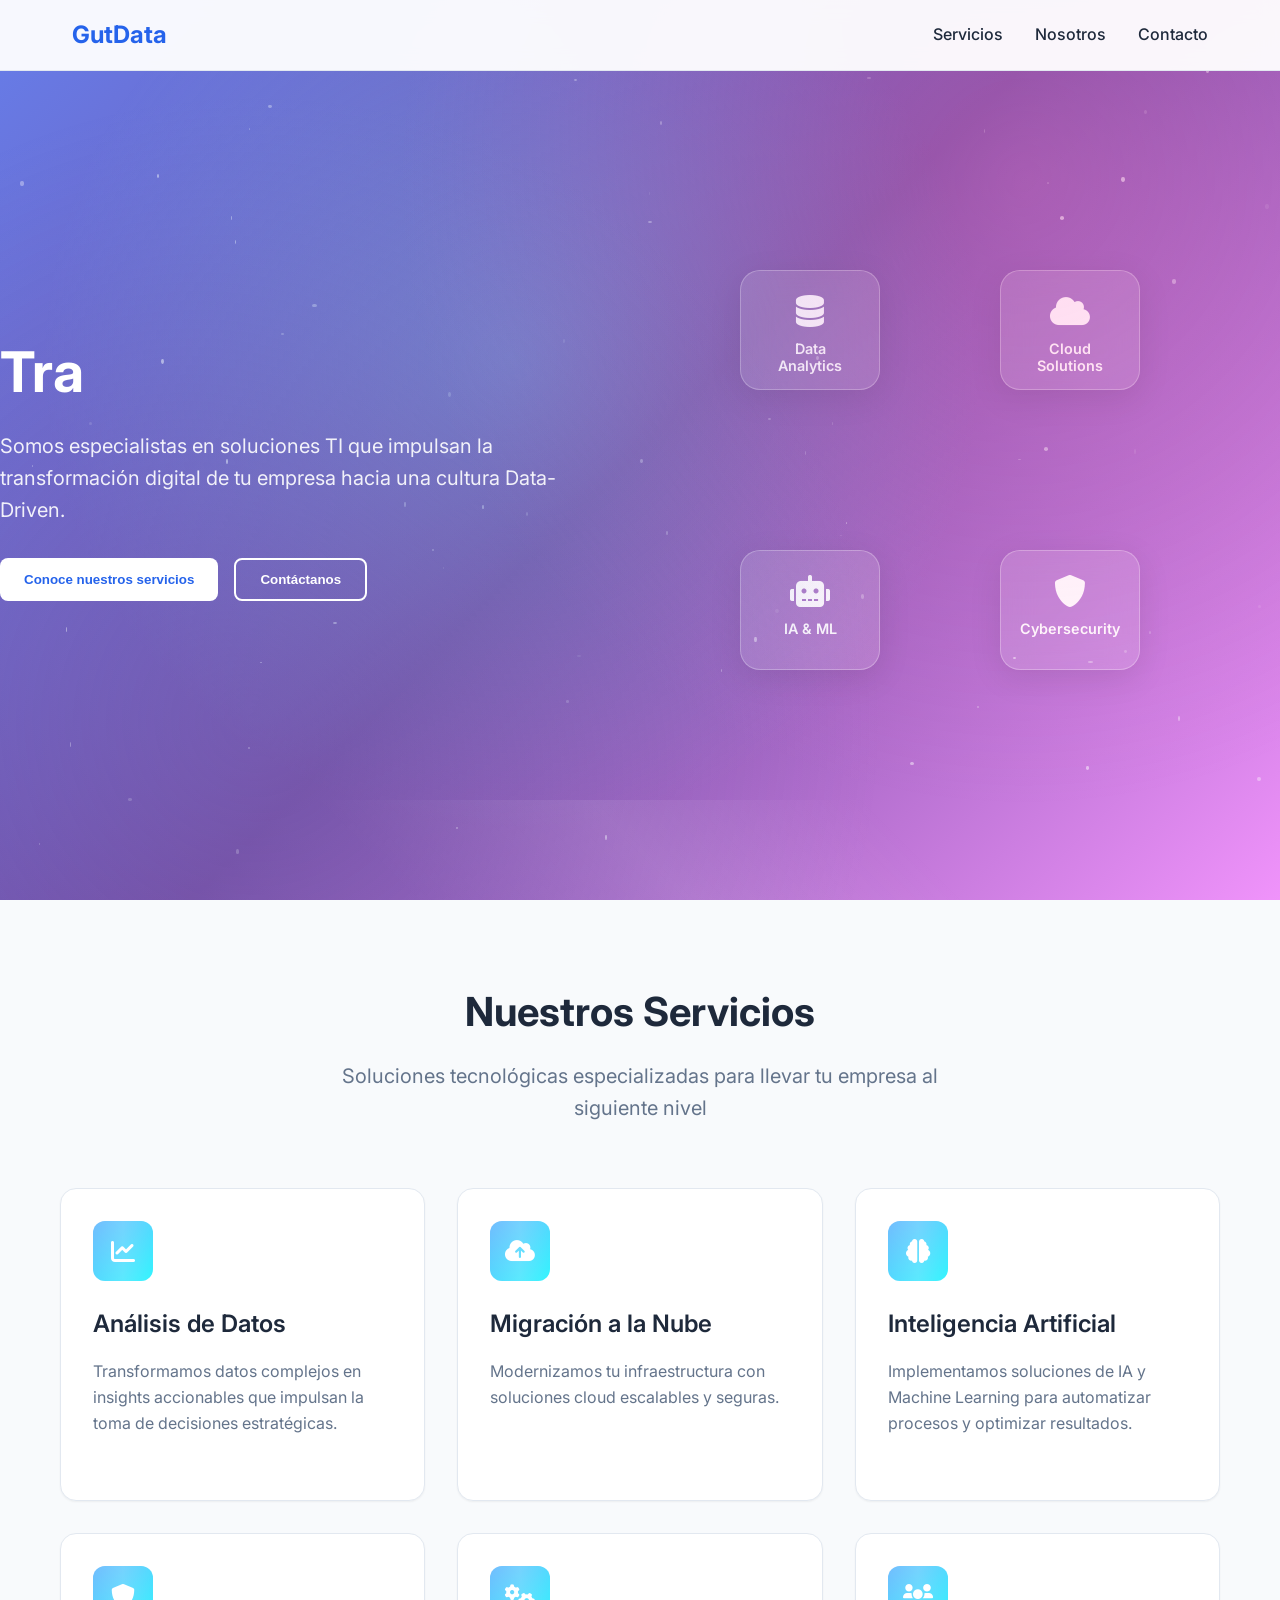
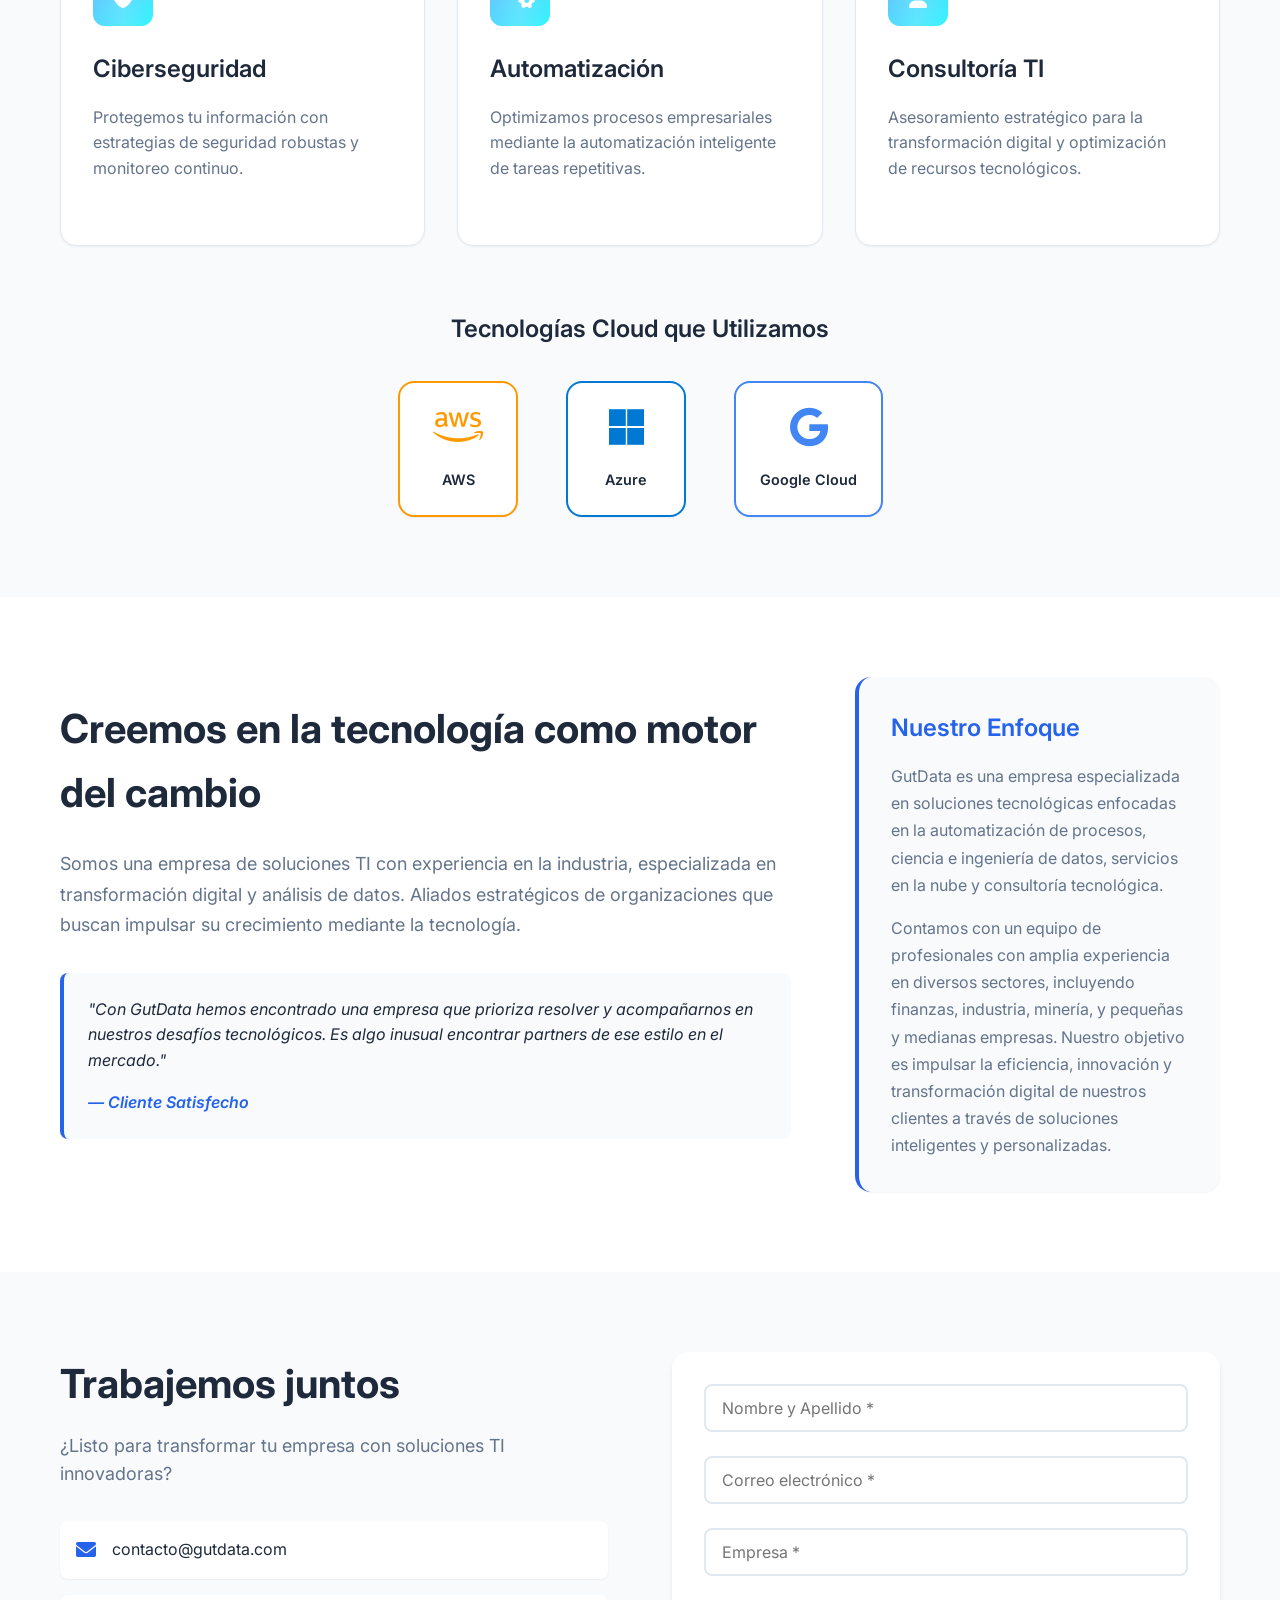
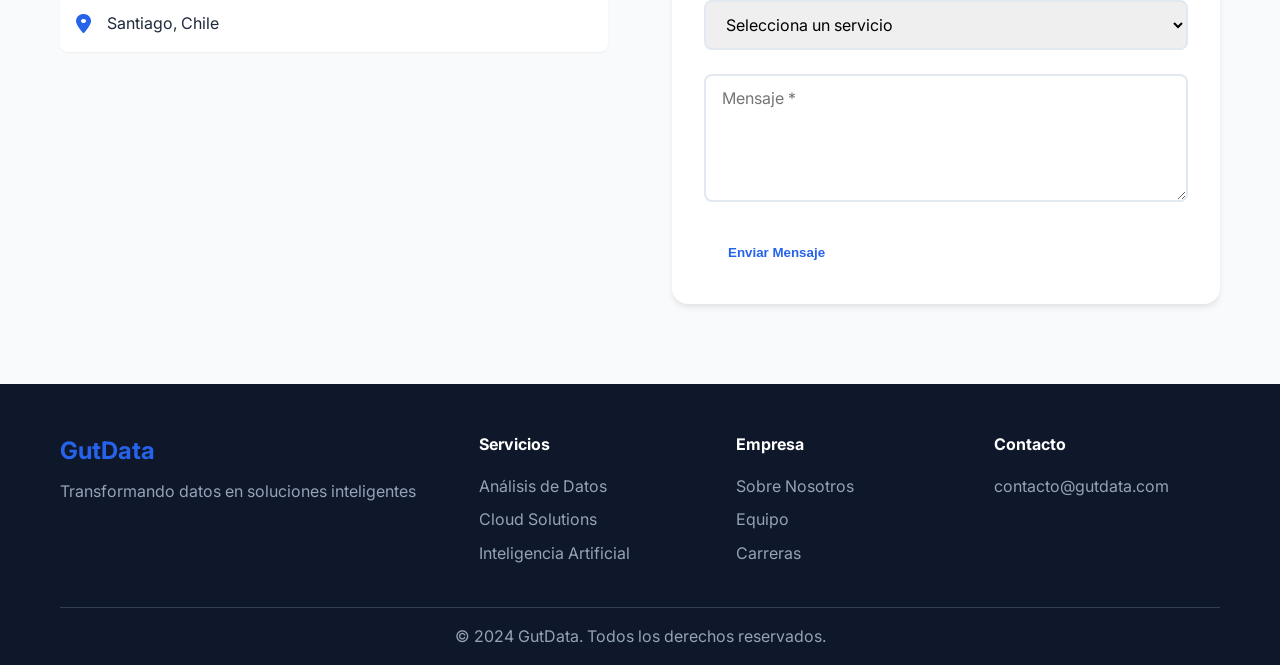
<file: app2/index.html>
<!DOCTYPE html>
<html lang="es">

<head>
    <meta charset="UTF-8">
    <meta name="viewport" content="width=device-width, initial-scale=1.0">
    <title>GutData - Soluciones TI</title>
    <link rel="stylesheet" href="styles.css">
    <link href="https://fonts.googleapis.com/css2?family=Inter:wght@300;400;500;600;700&display=swap" rel="stylesheet">
    <link rel="stylesheet" href="https://cdnjs.cloudflare.com/ajax/libs/font-awesome/6.0.0/css/all.min.css">
</head>

<body>
    <!-- Header -->
    <header class="header">
        <nav class="nav">
            <div class="nav-container">
                <div class="logo">
                    <h2>GutData</h2>
                </div>
                <ul class="nav-menu">
                    <li><a href="#servicios">Servicios</a></li>
                    <li><a href="#nosotros">Nosotros</a></li>
                    <li><a href="#contacto">Contacto</a></li>
                </ul>
                <div class="hamburger">
                    <span></span>
                    <span></span>
                    <span></span>
                </div>
            </div>
        </nav>
    </header>

    <!-- Hero Section -->
    <section class="hero">
        <div class="hero-content">
            <h1 class="hero-title">
                Transformamos datos en
                <span class="highlight">soluciones inteligentes</span>
            </h1>
            <p class="hero-subtitle">
                Somos especialistas en soluciones TI que impulsan la transformación digital
                de tu empresa hacia una cultura Data-Driven.
            </p>
            <div class="hero-buttons">
                <button class="btn-primary">Conoce nuestros servicios</button>
                <button class="btn-secondary">Contáctanos</button>
            </div>
        </div>
        <div class="hero-visual">
            <div class="floating-cards">
                <div class="card card-1">
                    <i class="fas fa-database"></i>
                    <span>Data Analytics</span>
                </div>
                <div class="card card-2">
                    <i class="fas fa-cloud"></i>
                    <span>Cloud Solutions</span>
                </div>
                <div class="card card-3">
                    <i class="fas fa-robot"></i>
                    <span>IA & ML</span>
                </div>
                <div class="card card-4">
                    <i class="fas fa-shield-alt"></i>
                    <span>Cybersecurity</span>
                </div>
            </div>
        </div>
    </section>

    <!-- Servicios Section -->
    <section id="servicios" class="servicios">
        <div class="container">
            <div class="section-header">
                <h2>Nuestros Servicios</h2>
                <p>Soluciones tecnológicas especializadas para llevar tu empresa al siguiente nivel</p>
            </div>

            <div class="servicios-grid">
                <div class="servicio-card">
                    <div class="servicio-icon">
                        <i class="fas fa-chart-line"></i>
                    </div>
                    <h3>Análisis de Datos</h3>
                    <p>Transformamos datos complejos en insights accionables que impulsan la toma de decisiones
                        estratégicas.</p>
                </div>

                <div class="servicio-card">
                    <div class="servicio-icon">
                        <i class="fas fa-cloud-upload-alt"></i>
                    </div>
                    <h3>Migración a la Nube</h3>
                    <p>Modernizamos tu infraestructura con soluciones cloud escalables y seguras.</p>
                </div>

                <div class="servicio-card">
                    <div class="servicio-icon">
                        <i class="fas fa-brain"></i>
                    </div>
                    <h3>Inteligencia Artificial</h3>
                    <p>Implementamos soluciones de IA y Machine Learning para automatizar procesos y optimizar
                        resultados.</p>
                </div>

                <div class="servicio-card">
                    <div class="servicio-icon">
                        <i class="fas fa-shield-alt"></i>
                    </div>
                    <h3>Ciberseguridad</h3>
                    <p>Protegemos tu información con estrategias de seguridad robustas y monitoreo continuo.</p>
                </div>

                <div class="servicio-card">
                    <div class="servicio-icon">
                        <i class="fas fa-cogs"></i>
                    </div>
                    <h3>Automatización</h3>
                    <p>Optimizamos procesos empresariales mediante la automatización inteligente de tareas repetitivas.
                    </p>
                </div>

                <div class="servicio-card">
                    <div class="servicio-icon">
                        <i class="fas fa-users"></i>
                    </div>
                    <h3>Consultoría TI</h3>
                    <p>Asesoramiento estratégico para la transformación digital y optimización de recursos tecnológicos.
                    </p>
                </div>
            </div>

            <!-- Cloud Partners Section -->
            <div class="cloud-partners">
                <h3>Tecnologías Cloud que Utilizamos</h3>
                <div class="cloud-logos">
                    <div class="cloud-logo">
                        <div class="logo-container aws">
                            <i class="fab fa-aws"></i>
                            <span>AWS</span>
                        </div>
                    </div>
                    <div class="cloud-logo">
                        <div class="logo-container azure">
                            <i class="fab fa-microsoft"></i>
                            <span>Azure</span>
                        </div>
                    </div>
                    <div class="cloud-logo">
                        <div class="logo-container gcp">
                            <i class="fab fa-google"></i>
                            <span>Google Cloud</span>
                        </div>
                    </div>
                </div>
            </div>
        </div>
    </section>

    <!-- Sobre Nosotros Section -->
    <section id="nosotros" class="nosotros">
        <div class="container">
            <div class="nosotros-content">
                <div class="nosotros-text">
                    <h2>Creemos en la tecnología como <strong>motor del cambio</strong></h2>
                    <p>
                        Somos una empresa de soluciones TI con experiencia en la industria,
                        especializada en transformación digital y análisis de datos. Aliados estratégicos
                        de organizaciones que buscan impulsar su crecimiento mediante la tecnología.
                    </p>
                    <blockquote>
                        "Con GutData hemos encontrado una empresa que prioriza resolver y acompañarnos
                        en nuestros desafíos tecnológicos. Es algo inusual encontrar partners de ese
                        estilo en el mercado."
                        <cite>— Cliente Satisfecho</cite>
                    </blockquote>
                </div>
                <div class="nosotros-message">
                    <div class="message-content">
                        <h3>Nuestro Enfoque</h3>
                        <p>GutData es una empresa especializada en soluciones tecnológicas enfocadas en la
                            automatización de procesos, ciencia e ingeniería de datos, servicios en la nube y
                            consultoría tecnológica.</p>
                        <p>Contamos con un equipo de profesionales con amplia experiencia en diversos sectores,
                            incluyendo finanzas, industria, minería, y pequeñas y medianas empresas. Nuestro objetivo es
                            impulsar la eficiencia, innovación y transformación digital de nuestros clientes a través de
                            soluciones inteligentes y personalizadas.</p>
                    </div>
                </div>
            </div>
        </div>
    </section>

    <!-- Contacto Section -->
    <section id="contacto" class="contacto">
        <div class="container">
            <div class="contacto-content">
                <div class="contacto-info">
                    <h2>Trabajemos juntos</h2>
                    <p>¿Listo para transformar tu empresa con soluciones TI innovadoras?</p>

                    <div class="contacto-details">
                        <div class="contact-item">
                            <i class="fas fa-envelope"></i>
                            <span>contacto@gutdata.com</span>
                        </div>
                        <div class="contact-item">
                            <i class="fas fa-map-marker-alt"></i>
                            <span>Santiago, Chile</span>
                        </div>
                    </div>
                </div>

                <form class="contacto-form">
                    <div class="form-group">
                        <input type="text" placeholder="Nombre y Apellido *" required>
                    </div>
                    <div class="form-group">
                        <input type="email" placeholder="Correo electrónico *" required>
                    </div>
                    <div class="form-group">
                        <input type="text" placeholder="Empresa *" required>
                    </div>
                    <div class="form-group">
                        <select required>
                            <option value="">Selecciona un servicio</option>
                            <option value="analisis">Análisis de Datos</option>
                            <option value="cloud">Migración a la Nube</option>
                            <option value="ia">Inteligencia Artificial</option>
                            <option value="seguridad">Ciberseguridad</option>
                            <option value="automatizacion">Automatización</option>
                            <option value="consultoria">Consultoría TI</option>
                        </select>
                    </div>
                    <div class="form-group">
                        <textarea placeholder="Mensaje *" rows="5" required></textarea>
                    </div>
                    <button type="submit" class="btn-primary">Enviar Mensaje</button>
                </form>
            </div>
        </div>
    </section>

    <!-- Footer -->
    <footer class="footer">
        <div class="container">
            <div class="footer-content">
                <div class="footer-logo">
                    <h3>GutData</h3>
                    <p>Transformando datos en soluciones inteligentes</p>
                </div>
                <div class="footer-links">
                    <div class="footer-section">
                        <h4>Servicios</h4>
                        <ul>
                            <li><a href="#">Análisis de Datos</a></li>
                            <li><a href="#">Cloud Solutions</a></li>
                            <li><a href="#">Inteligencia Artificial</a></li>
                        </ul>
                    </div>
                    <div class="footer-section">
                        <h4>Empresa</h4>
                        <ul>
                            <li><a href="#">Sobre Nosotros</a></li>
                            <li><a href="#">Equipo</a></li>
                            <li><a href="#">Carreras</a></li>
                        </ul>
                    </div>
                    <div class="footer-section">
                        <h4>Contacto</h4>
                        <ul>
                            <li><a href="#">contacto@gutdata.com</a></li>
                        </ul>
                    </div>
                </div>
            </div>
            <div class="footer-bottom">
                <p>&copy; 2024 GutData. Todos los derechos reservados.</p>
            </div>
        </div>
    </footer>

    <script src="script.js"></script>
</body>

</html>
</file>
<file: app2/styles.css>
/* Reset y configuración base */
* {
    margin: 0;
    padding: 0;
    box-sizing: border-box;
}

:root {
    --primary-color: #2563eb;
    --primary-dark: #1d4ed8;
    --secondary-color: #64748b;
    --accent-color: #f59e0b;
    --text-primary: #1e293b;
    --text-secondary: #64748b;
    --text-light: #94a3b8;
    --bg-primary: #ffffff;
    --bg-secondary: #f8fafc;
    --bg-dark: #0f172a;
    --border-color: #e2e8f0;
    --shadow-sm: 0 1px 2px 0 rgb(0 0 0 / 0.05);
    --shadow-md: 0 4px 6px -1px rgb(0 0 0 / 0.1);
    --shadow-lg: 0 10px 15px -3px rgb(0 0 0 / 0.1);
    --shadow-xl: 0 20px 25px -5px rgb(0 0 0 / 0.1);
    --gradient-primary: linear-gradient(135deg, #667eea 0%, #764ba2 100%);
    --gradient-secondary: linear-gradient(135deg, #f093fb 0%, #f5576c 100%);
    --gradient-accent: linear-gradient(135deg, #4facfe 0%, #00f2fe 100%);
}

body {
    font-family: 'Inter', sans-serif;
    line-height: 1.6;
    color: var(--text-primary);
    background-color: var(--bg-primary);
    overflow-x: hidden;
}

.container {
    max-width: 1200px;
    margin: 0 auto;
    padding: 0 20px;
}

/* Header y Navegación */
.header {
    position: fixed;
    top: 0;
    left: 0;
    right: 0;
    background: rgba(255, 255, 255, 0.95);
    backdrop-filter: blur(10px);
    border-bottom: 1px solid var(--border-color);
    z-index: 1000;
    transition: all 0.3s ease;
}

.nav-container {
    display: flex;
    justify-content: space-between;
    align-items: center;
    padding: 1rem 2rem;
    max-width: 1200px;
    margin: 0 auto;
}

.logo h2 {
    color: var(--primary-color);
    font-weight: 700;
    font-size: 1.5rem;
}

.nav-menu {
    display: flex;
    list-style: none;
    gap: 2rem;
}

.nav-menu a {
    text-decoration: none;
    color: var(--text-primary);
    font-weight: 500;
    transition: color 0.3s ease;
    position: relative;
}

.nav-menu a:hover {
    color: var(--primary-color);
}

.nav-menu a::after {
    content: '';
    position: absolute;
    bottom: -5px;
    left: 0;
    width: 0;
    height: 2px;
    background: var(--primary-color);
    transition: width 0.3s ease;
}

.nav-menu a:hover::after {
    width: 100%;
}

.hamburger {
    display: none;
    flex-direction: column;
    cursor: pointer;
}

.hamburger span {
    width: 25px;
    height: 3px;
    background: var(--text-primary);
    margin: 3px 0;
    transition: 0.3s;
}

/* Hero Section */
.hero {
    min-height: 100vh;
    display: flex;
    align-items: center;
    padding: 120px 0 80px;
    background: linear-gradient(135deg, #667eea 0%, #764ba2 100%);
    color: white;
    position: relative;
    overflow: hidden;
}

.hero::before {
    content: '';
    position: absolute;
    top: 0;
    left: 0;
    right: 0;
    bottom: 0;
    background: url('data:image/svg+xml,<svg xmlns="http://www.w3.org/2000/svg" viewBox="0 0 100 100"><defs><pattern id="grain" width="100" height="100" patternUnits="userSpaceOnUse"><circle cx="50" cy="50" r="1" fill="white" opacity="0.1"/></pattern></defs><rect width="100" height="100" fill="url(%23grain)"/></svg>');
    opacity: 0.3;
}

.hero-content {
    flex: 1;
    max-width: 600px;
    z-index: 2;
    position: relative;
}

.hero-title {
    font-size: 3.5rem;
    font-weight: 700;
    line-height: 1.2;
    margin-bottom: 1.5rem;
}

.highlight {
    background: linear-gradient(135deg, #f093fb 0%, #f5576c 100%);
    -webkit-background-clip: text;
    -webkit-text-fill-color: transparent;
    background-clip: text;
}

.hero-subtitle {
    font-size: 1.25rem;
    margin-bottom: 2rem;
    opacity: 0.9;
    line-height: 1.6;
}

.hero-buttons {
    display: flex;
    gap: 1rem;
    flex-wrap: wrap;
}

.btn-primary, .btn-secondary {
    padding: 12px 24px;
    border: none;
    border-radius: 8px;
    font-weight: 600;
    cursor: pointer;
    transition: all 0.3s ease;
    text-decoration: none;
    display: inline-block;
    text-align: center;
}

.btn-primary {
    background: white;
    color: var(--primary-color);
}

.btn-primary:hover {
    transform: translateY(-2px);
    box-shadow: var(--shadow-lg);
}

.btn-secondary {
    background: transparent;
    color: white;
    border: 2px solid white;
}

.btn-secondary:hover {
    background: white;
    color: var(--primary-color);
}

.hero-visual {
    flex: 1;
    display: flex;
    justify-content: center;
    align-items: center;
    position: relative;
}

.floating-cards {
    position: relative;
    width: 500px;
    height: 500px;
    margin: 2rem auto;
}

.card {
    position: absolute;
    background: rgba(255, 255, 255, 0.15);
    backdrop-filter: blur(15px);
    border: 1px solid rgba(255, 255, 255, 0.3);
    border-radius: 20px;
    padding: 1.5rem;
    display: flex;
    flex-direction: column;
    align-items: center;
    gap: 0.8rem;
    animation: float 8s ease-in-out infinite;
    box-shadow: 0 8px 32px rgba(0, 0, 0, 0.1);
    transition: all 0.3s ease;
    cursor: pointer;
    width: 140px;
    height: 120px;
    z-index: 10;
    margin: 10px; /* Separación adicional */
}

.card:hover {
    transform: translateY(-10px) scale(1.05);
    background: rgba(255, 255, 255, 0.25);
    box-shadow: 0 15px 40px rgba(0, 0, 0, 0.2);
}

.card i {
    font-size: 2rem;
    color: white;
    animation: pulse 2s ease-in-out infinite;
}

.card span {
    font-weight: 600;
    color: white;
    font-size: 0.9rem;
    text-align: center;
    line-height: 1.2;
}

.card-1 {
    top: 8%;
    left: 8%;
    animation-delay: 0s;
    animation-name: float, fadeInScale;
    animation-duration: 8s, 1s;
    animation-iteration-count: infinite, 1;
    animation-fill-mode: none, forwards;
}

.card-2 {
    top: 8%;
    right: 8%;
    animation-delay: 3s;
    animation-name: float, fadeInScale;
    animation-duration: 8s, 1s;
    animation-iteration-count: infinite, 1;
    animation-fill-mode: none, forwards;
}

.card-3 {
    bottom: 8%;
    left: 8%;
    animation-delay: 6s;
    animation-name: float, fadeInScale;
    animation-duration: 8s, 1s;
    animation-iteration-count: infinite, 1;
    animation-fill-mode: none, forwards;
}

.card-4 {
    bottom: 8%;
    right: 8%;
    animation-delay: 9s;
    animation-name: float, fadeInScale;
    animation-duration: 8s, 1s;
    animation-iteration-count: infinite, 1;
    animation-fill-mode: none, forwards;
}

@keyframes float {
    0%, 100% { transform: translateY(0px); }
    50% { transform: translateY(-20px); }
}

@keyframes wave {
    0%, 100% {
        transform: translateX(-100%) skewX(0deg);
    }
    50% {
        transform: translateX(100%) skewX(5deg);
    }
}

@keyframes cursor {
    0%, 50% { opacity: 1; }
    51%, 100% { opacity: 0; }
}

.cursor {
    animation: cursor 1s infinite;
    color: var(--accent-color);
    font-weight: bold;
}

/* Secciones */
.section-header {
    text-align: center;
    margin-bottom: 4rem;
}

.section-header h2 {
    font-size: 2.5rem;
    font-weight: 700;
    margin-bottom: 1rem;
    color: var(--text-primary);
}

.section-header p {
    font-size: 1.25rem;
    color: var(--text-secondary);
    max-width: 600px;
    margin: 0 auto;
}

/* Servicios Section */
.servicios {
    padding: 80px 0;
    background: var(--bg-secondary);
}

/* Cloud Partners Section */
.cloud-partners {
    margin-top: 4rem;
    text-align: center;
}

.cloud-partners h3 {
    font-size: 1.5rem;
    font-weight: 600;
    color: var(--text-primary);
    margin-bottom: 2rem;
}

.cloud-logos {
    display: flex;
    justify-content: center;
    align-items: center;
    gap: 3rem;
    flex-wrap: wrap;
}

.cloud-logo {
    transition: transform 0.3s ease;
}

.cloud-logo:hover {
    transform: translateY(-5px) scale(1.05);
}

.logo-container {
    display: flex;
    flex-direction: column;
    align-items: center;
    gap: 0.8rem;
    padding: 1.5rem;
    background: white;
    border-radius: 16px;
    box-shadow: var(--shadow-sm);
    border: 2px solid transparent;
    transition: all 0.3s ease;
    min-width: 120px;
}

.logo-container:hover {
    box-shadow: var(--shadow-lg);
    transform: translateY(-3px);
}

.logo-container i {
    font-size: 2.5rem;
    margin-bottom: 0.5rem;
}

.logo-container span {
    font-weight: 600;
    font-size: 0.9rem;
    color: var(--text-primary);
}

/* Colores específicos para cada cloud */
.logo-container.aws {
    border-color: #ff9900;
}

.logo-container.aws i {
    color: #ff9900;
}

.logo-container.azure {
    border-color: #0078d4;
}

.logo-container.azure i {
    color: #0078d4;
}

.logo-container.gcp {
    border-color: #4285f4;
}

.logo-container.gcp i {
    color: #4285f4;
}

.logo-container:hover.aws {
    background: linear-gradient(135deg, #fff5e6 0%, #ffffff 100%);
    border-color: #ff9900;
}

.logo-container:hover.azure {
    background: linear-gradient(135deg, #e6f3ff 0%, #ffffff 100%);
    border-color: #0078d4;
}

.logo-container:hover.gcp {
    background: linear-gradient(135deg, #e8f0fe 0%, #ffffff 100%);
    border-color: #4285f4;
}

.servicios-grid {
    display: grid;
    grid-template-columns: repeat(auto-fit, minmax(350px, 1fr));
    gap: 2rem;
}

.servicio-card {
    background: white;
    padding: 2rem 2rem 2.5rem 2rem;
    border-radius: 16px;
    box-shadow: var(--shadow-sm);
    transition: all 0.3s ease;
    border: 1px solid var(--border-color);
}

.servicio-card:hover {
    transform: translateY(-5px);
    box-shadow: var(--shadow-lg);
}

.servicio-icon {
    width: 60px;
    height: 60px;
    background: var(--gradient-primary);
    border-radius: 12px;
    display: flex;
    align-items: center;
    justify-content: center;
    margin-bottom: 1.5rem;
}

.servicio-icon i {
    font-size: 1.5rem;
    color: white;
}

.servicio-card h3 {
    font-size: 1.5rem;
    font-weight: 600;
    margin-bottom: 1rem;
    color: var(--text-primary);
}

.servicio-card p {
    color: var(--text-secondary);
    margin-bottom: 1.5rem;
    line-height: 1.6;
}


/* Nosotros Section */
.nosotros {
    padding: 80px 0;
    background: white;
}

.nosotros-content {
    display: grid;
    grid-template-columns: 2fr 1fr;
    gap: 4rem;
    align-items: center;
}

.nosotros-text h2 {
    font-size: 2.5rem;
    font-weight: 700;
    margin-bottom: 1.5rem;
    color: var(--text-primary);
}

.nosotros-text p {
    font-size: 1.125rem;
    color: var(--text-secondary);
    margin-bottom: 2rem;
    line-height: 1.7;
}

blockquote {
    background: var(--bg-secondary);
    padding: 1.5rem;
    border-left: 4px solid var(--primary-color);
    border-radius: 8px;
    font-style: italic;
    margin: 2rem 0;
}

cite {
    display: block;
    margin-top: 1rem;
    font-weight: 600;
    color: var(--primary-color);
}

.nosotros-message {
    display: flex;
    flex-direction: column;
    gap: 1.5rem;
}

.message-content {
    background: var(--bg-secondary);
    padding: 2rem;
    border-radius: 16px;
    border-left: 4px solid var(--primary-color);
    box-shadow: var(--shadow-sm);
}

.message-content h3 {
    font-size: 1.5rem;
    font-weight: 600;
    color: var(--primary-color);
    margin-bottom: 1rem;
}

.message-content p {
    color: var(--text-secondary);
    line-height: 1.7;
    margin-bottom: 1rem;
}

.message-content p:last-child {
    margin-bottom: 0;
}

/* Contacto Section */
.contacto {
    padding: 80px 0;
    background: var(--bg-secondary);
}

.contacto-content {
    display: grid;
    grid-template-columns: 1fr 1fr;
    gap: 4rem;
    align-items: start;
}

.contacto-info h2 {
    font-size: 2.5rem;
    font-weight: 700;
    margin-bottom: 1rem;
    color: var(--text-primary);
}

.contacto-info p {
    font-size: 1.125rem;
    color: var(--text-secondary);
    margin-bottom: 2rem;
}

.contacto-details {
    display: flex;
    flex-direction: column;
    gap: 1rem;
}

.contact-item {
    display: flex;
    align-items: center;
    gap: 1rem;
    padding: 1rem;
    background: white;
    border-radius: 8px;
    box-shadow: var(--shadow-sm);
}

.contact-item i {
    color: var(--primary-color);
    font-size: 1.25rem;
}

.contacto-form {
    background: white;
    padding: 2rem;
    border-radius: 16px;
    box-shadow: var(--shadow-md);
}

.form-group {
    margin-bottom: 1.5rem;
}

.form-group input,
.form-group select,
.form-group textarea {
    width: 100%;
    padding: 12px 16px;
    border: 2px solid var(--border-color);
    border-radius: 8px;
    font-size: 1rem;
    transition: border-color 0.3s ease;
    font-family: inherit;
}

.form-group input:focus,
.form-group select:focus,
.form-group textarea:focus {
    outline: none;
    border-color: var(--primary-color);
}

.form-group textarea {
    resize: vertical;
    min-height: 120px;
}

/* Footer */
.footer {
    background: var(--bg-dark);
    color: white;
    padding: 3rem 0 1rem;
}

.footer-content {
    display: grid;
    grid-template-columns: 1fr 2fr;
    gap: 3rem;
    margin-bottom: 2rem;
}

.footer-logo h3 {
    color: var(--primary-color);
    font-size: 1.5rem;
    margin-bottom: 0.5rem;
}

.footer-logo p {
    color: var(--text-light);
}

.footer-links {
    display: grid;
    grid-template-columns: repeat(3, 1fr);
    gap: 2rem;
}

.footer-section h4 {
    margin-bottom: 1rem;
    color: white;
}

.footer-section ul {
    list-style: none;
}

.footer-section li {
    margin-bottom: 0.5rem;
}

.footer-section a {
    color: var(--text-light);
    text-decoration: none;
    transition: color 0.3s ease;
}

.footer-section a:hover {
    color: var(--primary-color);
}

.footer-bottom {
    border-top: 1px solid #334155;
    padding-top: 1rem;
    text-align: center;
    color: var(--text-light);
}

/* Responsive Design */
@media (max-width: 768px) {
    .hamburger {
        display: flex;
    }
    
    .nav-menu {
        position: fixed;
        top: 70px;
        left: -100%;
        width: 100%;
        height: calc(100vh - 70px);
        background: white;
        flex-direction: column;
        justify-content: start;
        align-items: center;
        padding-top: 2rem;
        transition: left 0.3s ease;
        box-shadow: var(--shadow-lg);
    }
    
    .nav-menu.active {
        left: 0;
    }
    
    .hero {
        flex-direction: column;
        text-align: center;
        padding: 100px 0 60px;
    }
    
    .hero-title {
        font-size: 2.5rem;
    }
    
    .hero-buttons {
        justify-content: center;
    }
    
    .hero-visual {
        margin-top: 2rem;
    }
    
    .floating-cards {
        width: 250px;
        height: 250px;
    }
    
    .nosotros-content,
    .contacto-content {
        grid-template-columns: 1fr;
        gap: 2rem;
    }
    
    .nosotros-message {
        margin-top: 2rem;
    }
    
    .footer-content {
        grid-template-columns: 1fr;
        text-align: center;
    }
    
    .footer-links {
        grid-template-columns: 1fr;
        gap: 1rem;
    }
    
    .servicios-grid {
        grid-template-columns: 1fr;
    }
    
    .cloud-logos {
        gap: 2rem;
    }
    
    .logo-container {
        min-width: 100px;
        padding: 1rem;
    }
    
    .logo-container i {
        font-size: 2rem;
    }
}

@media (max-width: 480px) {
    .hero-title {
        font-size: 2rem;
    }
    
    .section-header h2 {
        font-size: 2rem;
    }
    
    .nosotros-text h2 {
        font-size: 2rem;
    }
    
    .contacto-info h2 {
        font-size: 2rem;
    }
    
    .hero-buttons {
        flex-direction: column;
        align-items: center;
    }
    
    .btn-primary,
    .btn-secondary {
        width: 100%;
        max-width: 300px;
    }
}

/* Animaciones adicionales */
@keyframes fadeInUp {
    from {
        opacity: 0;
        transform: translateY(30px);
    }
    to {
        opacity: 1;
        transform: translateY(0);
    }
}

@keyframes fadeInLeft {
    from {
        opacity: 0;
        transform: translateX(-30px);
    }
    to {
        opacity: 1;
        transform: translateX(0);
    }
}

@keyframes fadeInRight {
    from {
        opacity: 0;
        transform: translateX(30px);
    }
    to {
        opacity: 1;
        transform: translateX(0);
    }
}

@keyframes fadeInScale {
    from {
        opacity: 0;
        transform: scale(0.8);
    }
    to {
        opacity: 1;
        transform: scale(1);
    }
}

@keyframes slideInDown {
    from {
        opacity: 0;
        transform: translateY(-50px);
    }
    to {
        opacity: 1;
        transform: translateY(0);
    }
}

@keyframes bounceIn {
    0% {
        opacity: 0;
        transform: scale(0.3);
    }
    50% {
        opacity: 1;
        transform: scale(1.05);
    }
    70% {
        transform: scale(0.9);
    }
    100% {
        opacity: 1;
        transform: scale(1);
    }
}

@keyframes pulse {
    0% {
        transform: scale(1);
    }
    50% {
        transform: scale(1.05);
    }
    100% {
        transform: scale(1);
    }
}

@keyframes shake {
    0%, 100% {
        transform: translateX(0);
    }
    10%, 30%, 50%, 70%, 90% {
        transform: translateX(-5px);
    }
    20%, 40%, 60%, 80% {
        transform: translateX(5px);
    }
}

/* Clases de animación con delays escalonados */
.animate-fadeInUp {
    animation: fadeInUp 0.8s ease-out forwards;
    opacity: 0;
}

.animate-fadeInLeft {
    animation: fadeInLeft 0.8s ease-out forwards;
    opacity: 0;
}

.animate-fadeInRight {
    animation: fadeInRight 0.8s ease-out forwards;
    opacity: 0;
}

.animate-fadeInScale {
    animation: fadeInScale 0.8s ease-out forwards;
    opacity: 0;
}

.animate-slideInDown {
    animation: slideInDown 0.8s ease-out forwards;
    opacity: 0;
}

.animate-bounceIn {
    animation: bounceIn 1s ease-out forwards;
    opacity: 0;
}

/* Delays escalonados para elementos */
.delay-100 { animation-delay: 0.1s; }
.delay-200 { animation-delay: 0.2s; }
.delay-300 { animation-delay: 0.3s; }
.delay-400 { animation-delay: 0.4s; }
.delay-500 { animation-delay: 0.5s; }
.delay-600 { animation-delay: 0.6s; }
.delay-700 { animation-delay: 0.7s; }
.delay-800 { animation-delay: 0.8s; }
.delay-900 { animation-delay: 0.9s; }
.delay-1000 { animation-delay: 1s; }
.delay-1200 { animation-delay: 1.2s; }
.delay-1500 { animation-delay: 1.5s; }

/* Scroll suave */
html {
    scroll-behavior: smooth;
}

/* Efectos de hover mejorados */
.servicio-card:hover .servicio-icon {
    transform: scale(1.1);
}

.contact-item:hover {
    transform: translateX(5px);
}

/* Gradientes personalizados */
.hero {
    background: linear-gradient(135deg, #667eea 0%, #764ba2 50%, #f093fb 100%);
    position: relative;
    overflow: hidden;
}

.hero::after {
    content: '';
    position: absolute;
    top: 0;
    left: 0;
    right: 0;
    bottom: 0;
    background: radial-gradient(circle at 20% 80%, rgba(120, 119, 198, 0.3) 0%, transparent 50%),
                radial-gradient(circle at 80% 20%, rgba(255, 119, 198, 0.3) 0%, transparent 50%),
                radial-gradient(circle at 40% 40%, rgba(120, 219, 255, 0.3) 0%, transparent 50%);
    animation: gradientShift 10s ease-in-out infinite;
}

@keyframes gradientShift {
    0%, 100% {
        opacity: 1;
        transform: scale(1) rotate(0deg);
    }
    50% {
        opacity: 0.8;
        transform: scale(1.1) rotate(180deg);
    }
}

.servicio-icon {
    background: linear-gradient(135deg, #4facfe 0%, #00f2fe 100%);
    position: relative;
    overflow: hidden;
}

.servicio-icon::before {
    content: '';
    position: absolute;
    top: -50%;
    left: -50%;
    width: 200%;
    height: 200%;
    background: linear-gradient(45deg, transparent, rgba(255,255,255,0.3), transparent);
    transform: rotate(45deg);
    animation: shine 3s ease-in-out infinite;
}

@keyframes shine {
    0% {
        transform: translateX(-100%) translateY(-100%) rotate(45deg);
    }
    50% {
        transform: translateX(100%) translateY(100%) rotate(45deg);
    }
    100% {
        transform: translateX(-100%) translateY(-100%) rotate(45deg);
    }
}

/* Efectos de hover mejorados para servicios */
.servicio-card:hover .servicio-icon {
    transform: scale(1.1) rotate(5deg);
    box-shadow: 0 10px 30px rgba(79, 172, 254, 0.4);
}

.servicio-card:hover {
    transform: translateY(-10px) scale(1.02);
    box-shadow: 0 20px 40px rgba(0, 0, 0, 0.15);
}

/* Animación de entrada para el título principal */
.hero-title {
    animation: titleSlideIn 1.5s ease-out;
}

@keyframes titleSlideIn {
    0% {
        opacity: 0;
        transform: translateY(50px) scale(0.9);
    }
    50% {
        opacity: 0.7;
        transform: translateY(25px) scale(0.95);
    }
    100% {
        opacity: 1;
        transform: translateY(0) scale(1);
    }
}

/* Efecto de partículas mejorado */
.particle {
    animation: particleFloat 6s ease-in-out infinite;
}

@keyframes particleFloat {
    0%, 100% {
        transform: translateY(0px) translateX(0px) rotate(0deg);
        opacity: 0.3;
    }
    25% {
        transform: translateY(-20px) translateX(10px) rotate(90deg);
        opacity: 0.8;
    }
    50% {
        transform: translateY(-40px) translateX(-10px) rotate(180deg);
        opacity: 0.5;
    }
    75% {
        transform: translateY(-20px) translateX(15px) rotate(270deg);
        opacity: 0.7;
    }
}
</file>
